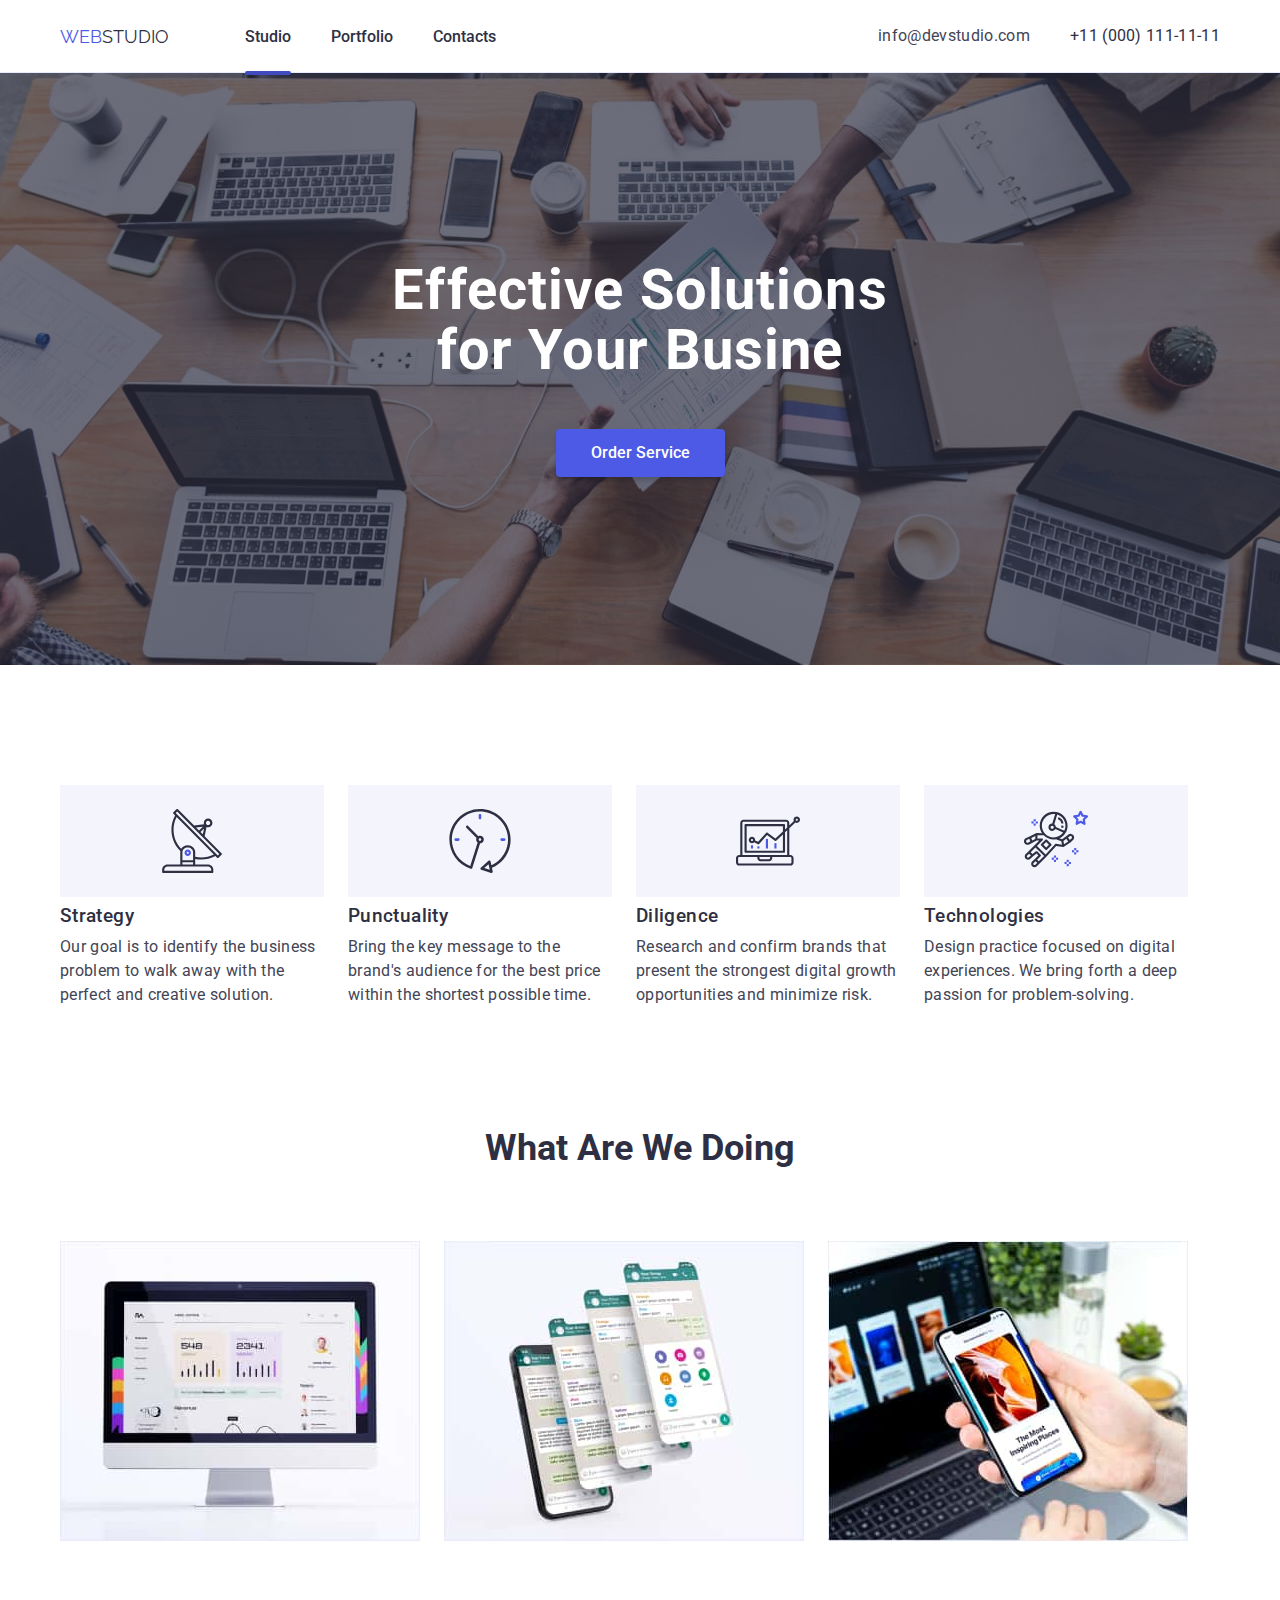
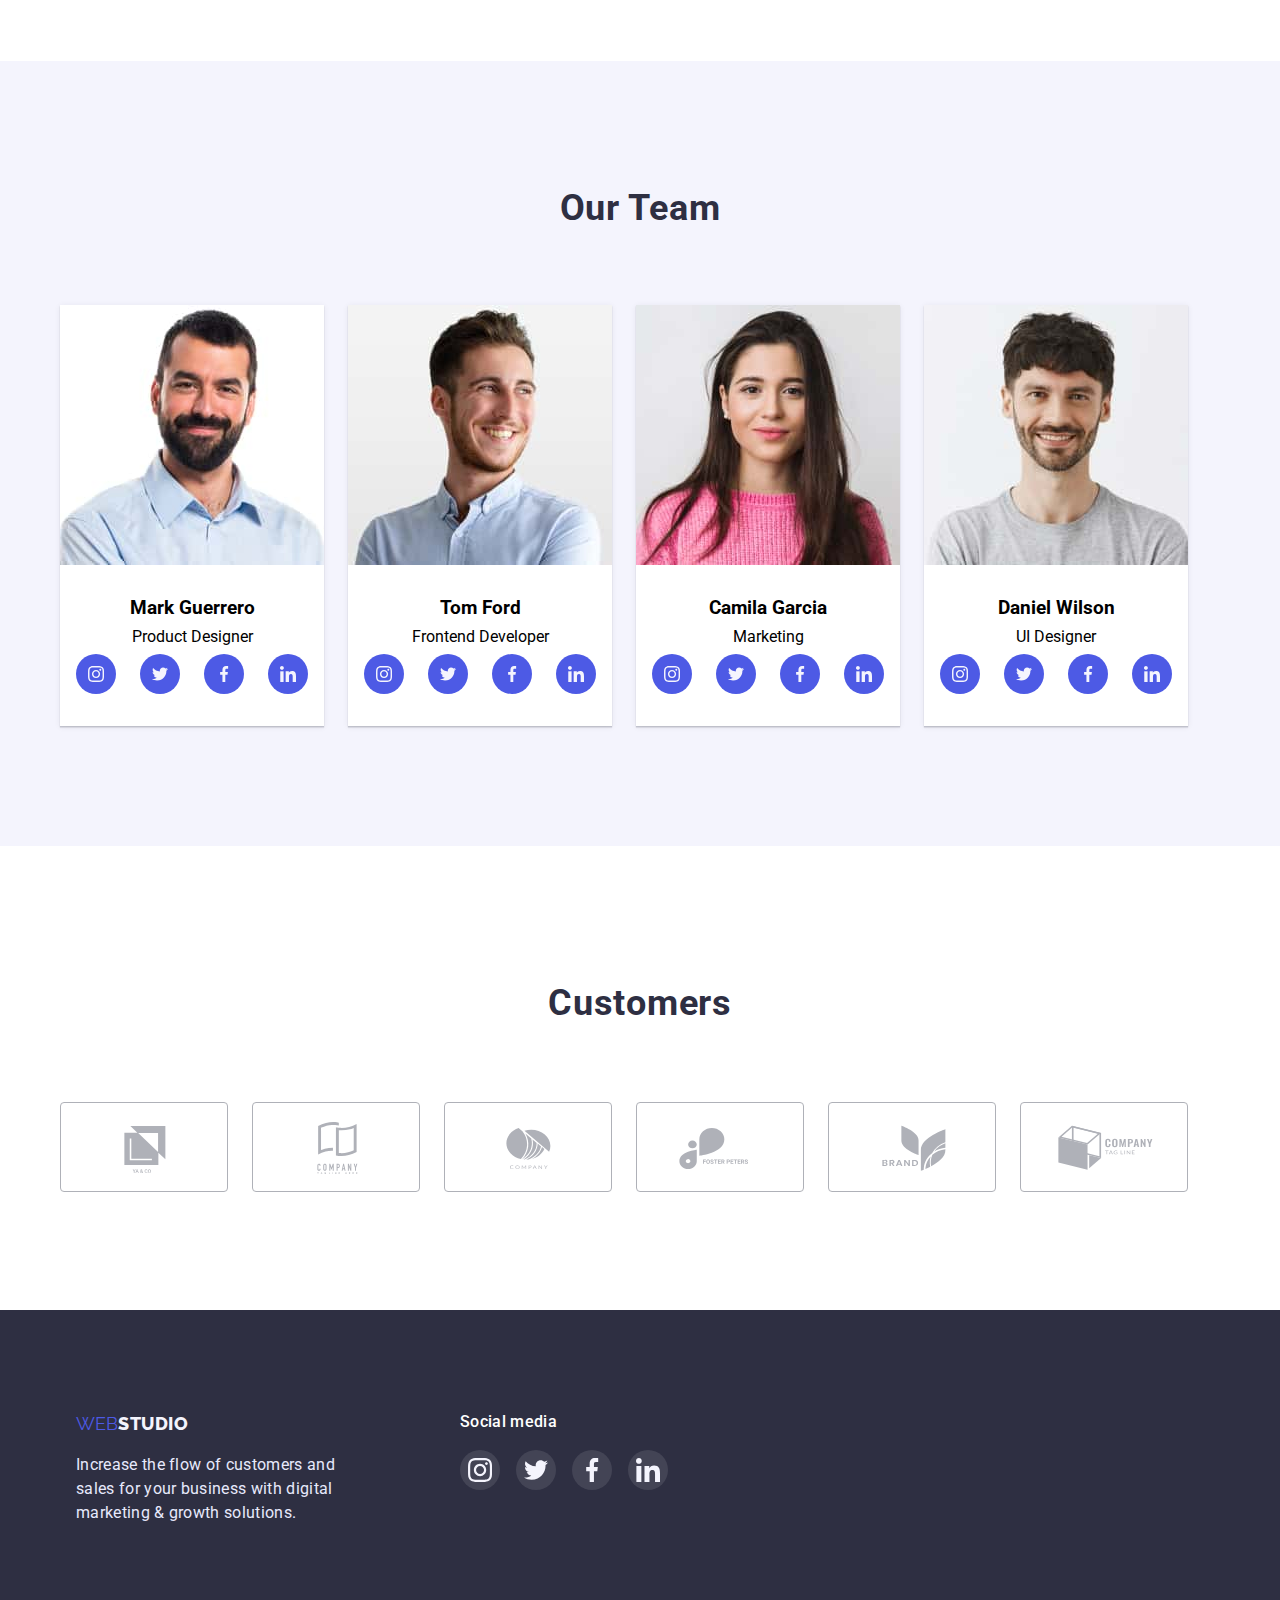
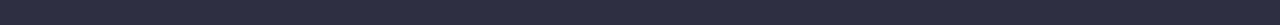
<file: index.html>
<!DOCTYPE html>
<html lang="en">
<head>
    <meta charset="UTF-8">
    <meta http-equiv="X-UA-Compatible" content="IE=edge">
    <meta name="viewport" content="width=device-width, initial-scale=1.0">
    <title>Main Page</title>
    <link rel="stylesheet" href="https://cdnjs.cloudflare.com/ajax/libs/modern-normalize/1.1.0/modern-normalize.min.css"
    integrity="sha512-wpPYUAdjBVSE4KJnH1VR1HeZfpl1ub8YT/NKx4PuQ5NmX2tKuGu6U/JRp5y+Y8XG2tV+wKQpNHVUX03MfMFn9Q=="
    crossorigin="anonymous" referrerpolicy="no-referrer" />
    <link rel="preconnect" href="https://fonts.googleapis.com">
    <link rel="preconnect" href="https://fonts.gstatic.com" crossorigin>
    <link href="https://fonts.googleapis.com/css2?family=Raleway:wght@800&display=swap" rel="stylesheet">
    <link rel="preconnect" href="https://fonts.googleapis.com">
    <link rel="preconnect" href="https://fonts.gstatic.com" crossorigin>
    <link href="https://fonts.googleapis.com/css2?family=Roboto:wght@400;500;700;900&display=swap" rel="stylesheet">
    <link rel="stylesheet" href="./css/styles.css" />
</head>
<body>    
    <header>
        <div class="container_header">
            <nav class="nav">
                <a href="./index.html" class="nav_webstudio"><span class="nav_web">WEB</span><span class="nav_studio">STUDIO</span></a>
                <ul class="menu_nav">
                    <li><a class="studio_nav current" href="./index.html">Studio</a></li>
                    <li><a class="portfolio_nav" href="./portfolio.html">Portfolio</a></li>
                    <li><a class="contacts_nav" href="#">Contacts</a></li>
                </ul>
            </nav>
            <address>
                <ul class="contact_date">
                    <li><a class="email" href="mailto:info@devstudio.com">info@devstudio.com</a></li>
                    <li><a class="tel" href="tel:+110001111111">+11 (000) 111-11-11</a></li>
                </ul>
            </address>
        </div>
    </header>
        <main>
            <section class="hero_image">
                <div class="conteiner_hero">
                    <h1 class="hero_h1">Effective Solutions for Your Busine</h1>
                    <button type="button" class="order">Order Service</button>
                </div>
            </section>
            <section class="section1">
                <div class="conteiner_section1">
                    <ul class="section1_ul">
                        <li class="section_m">
                            <div class="section1_item_block">
                                <svg class="section1_svg_item" width='64' height="64">
                                    <use href="./images/icon-sec-1new.svg#icon-socialsantenna">
                                    </use>
                                </svg> 
                            </div>
                            <h3 class="section1_h3">Strategy</h3>
                            <p class="section_p">Our goal is to identify the business
                            problem to walk away with the perfect and creative solution.</p>
                        </li>
                        <li class="section_m">
                            <div class="section1_item_block">
                                <svg class="section1_svg_item" width='64' height="64">
                                    <use href="./images/icon-sec-1new.svg#icon-socialsclock">
                                    </use>
                                </svg>
                            </div>
                            <h3 class="section1_h3">Punctuality</h3>
                            <p class="section_p">Bring the key message to the brand's audience for the best price within the shortest possible time.</p>
                        </li>
                        <li class="section_m">
                            <div class="section1_item_block">
                                <svg class="section1_svg_item" width='64' height="64">
                                    <use href="./images/icon-sec-1new.svg#icon-socialsdiagram">
                                    </use>
                                </svg>
                            </div>
                            <h3  class="section1_h3">Diligence</h3>
                            <p  class="section_p">Research and confirm brands that present the strongest digital growth opportunities and minimize risk.</p>
                        </li>
                        <li class="section_m">
                            <div class="section1_item_block">
                                <div class="icon-section1">
                                    <a class="section1_item_link" href="#">
                                        <svg class="section1_svg_item" width='64' height="64">
                                            <use href="./images/icon-sec-1new.svg#icon-socialsastronaut">
                                            </use>
                                        </svg>
                                    </a>
                                </div>
                            </div>
                            <h3  class="section1_h3">Technologies</h3>
                            <p  class="section_p">Design practice focused on digital experiences. We bring forth a deep passion for problem-solving.</p>
                        </li>
                    </ul>
                </div>
            </section>
            <section class="section2">
                <div class="conteiner_section2">
                    <h2 class="what">What are we doing</h2>
                    <ul class="doing">
                        <li class="box_img">
                            <img src="./images/pc.jpg" alt="pc" width="360" height="300">
                        </li>
                        <li class="box_img">
                            <img src="./images/mobile.jpg" alt="mobile" width="360" height="300">
                        </li>
                        <li class="box_img">
                                <img src="./images/pc_mobile.jpg" alt="pc_mobile" width="360" height="300">
                        </li>
                    </ul>
                </div>
            </section>
            <section class="section3">
                <div class="conteiner_section3">
                    <h2 class="our">Our Team</h2>
                    <ul class="teame">
                        <li class="teame_card">
                            <img src="./images/card1.jpg" alt="card1" width="264" height="260">
                            <div class="teame_card_d">
                                <h3 class="h3_ourteam">Mark Guerrero</h3>
                                <p class="p_ourteam">Product Designer</p>
                                <div class="section3_item_block">
                                    <ul class="section3_item_block_ul">
                                        <li>
                                            <a class="section3_socials_link" href="#">
                                                <svg class="section3_svg_item" width="16" height="16">
                                                    <use href="./images/socials.svg#icon-socialsinstagram">
                                                    </use>
                                                </svg>
                                            </a>
                                        </li>
                                        <li>
                                            <a class="section3_socials_link" href="#">
                                                <svg class="section3_svg_item" width="16" height="16">
                                                    <use href="./images/socials.svg#icon-socialstwitter">
                                                    </use>
                                                </svg>
                                            </a>
                                        </li>
                                        <li>
                                            <a class="section3_socials_link" href="#">
                                                <svg class="section3_svg_item" width="16" height="16">
                                                    <use href="./images/socials.svg#icon-socialsfacebook">
                                                    </use>
                                                </svg>
                                            </a>
                                        </li>
                                        <li>
                                            <a class="section3_socials_link" href="#">
                                                <svg class="section3_svg_item" width="16" height="16">
                                                    <use href="./images/socials.svg#icon-socialslinkedin">
                                                    </use>
                                                </svg>
                                            </a>
                                        </li>
                                    </ul>
                                </div>
                            </div>
                        </li>
                        <li class="teame_card">
                            <img src="./images/card2.jpg" alt="card2" width="264" height="260">
                            <div class="teame_card_d">
                                <h3 class="h3_ourteam">Tom Ford</h3>
                                <p class="p_ourteam">Frontend Developer</p>
                                <div class="section3_item_block">
                                    <ul class="section3_item_block_ul">
                                        <li>
                                            <a class="section3_socials_link" href="#">
                                                <svg class="section3_svg_item" width="16" height="16">
                                                    <use href="./images/socials.svg#icon-socialsinstagram">
                                                    </use>
                                                </svg>
                                            </a>
                                        </li>
                                        <li>
                                            <a class="section3_socials_link" href="#">
                                                <svg class="section3_svg_item" width="16" height="16">
                                                    <use href="./images/socials.svg#icon-socialstwitter">
                                                    </use>
                                                </svg>
                                            </a>
                                        </li>
                                        <li>
                                            <a class="section3_socials_link" href="#">
                                                <svg class="section3_svg_item" width="16" height="16">
                                                    <use href="./images/socials.svg#icon-socialsfacebook">
                                                    </use>
                                                </svg>
                                            </a>
                                        </li>
                                        <li>
                                            <a class="section3_socials_link" href="#">
                                                <svg class="section3_svg_item" width="16" height="16">
                                                    <use href="./images/socials.svg#icon-socialslinkedin">
                                                    </use>
                                                </svg>
                                            </a>
                                        </li>
                                    </ul>
                                </div>
                            </div>
                        </li>
                        <li class="teame_card">
                            <img src="./images/card3.jpg" alt="card3" width="264" height="260">
                            <div class="teame_card_d">
                                <h3 class="h3_ourteam">Camila Garcia</h3>
                                <p  class="p_ourteam">Marketing</p>
                                <div class="section3_item_block">
                                    <ul class="section3_item_block_ul">
                                        <li>
                                            <a class="section3_socials_link" href="#">
                                                <svg class="section3_svg_item" width="16" height="16">
                                                    <use href="./images/socials.svg#icon-socialsinstagram">
                                                    </use>
                                                </svg>
                                            </a>
                                        </li>
                                        <li>
                                            <a class="section3_socials_link" href="#">
                                                <svg class="section3_svg_item" width="16" height="16">
                                                    <use href="./images/socials.svg#icon-socialstwitter">
                                                    </use>
                                                </svg>
                                            </a>
                                        </li>
                                        <li>
                                            <a class="section3_socials_link" href="#">
                                                <svg class="section3_svg_item" width="16" height="16">
                                                    <use href="./images/socials.svg#icon-socialsfacebook">
                                                    </use>
                                                </svg>
                                            </a>
                                        </li>
                                        <li>
                                            <a class="section3_socials_link" href="#">
                                                <svg class="section3_svg_item" width="16" height="16">
                                                    <use href="./images/socials.svg#icon-socialslinkedin">
                                                    </use>
                                                </svg>
                                            </a>
                                        </li>
                                    </ul>
                                </div>
                            </div>
                        </li>
                        <li class="teame_card">
                            <img src="./images/card4.jpg" alt="card4" width="264" height="260">
                            <div class="teame_card_d">
                                <h3 class="h3_ourteam">Daniel Wilson</h3>
                                <p  class="p_ourteam">UI Designer</p>
                                <div class="section3_item_block">
                                    <ul class="section3_item_block_ul">
                                        <li>
                                            <a class="section3_socials_link" href="#">
                                                <svg class="section3_svg_item" width="16" height="16">
                                                    <use href="./images/socials.svg#icon-socialsinstagram">
                                                    </use>
                                                </svg>
                                            </a>
                                        </li>
                                        <li>
                                            <a class="section3_socials_link" href="#">
                                                <svg class="section3_svg_item" width="16" height="16">
                                                    <use href="./images/socials.svg#icon-socialstwitter">
                                                    </use>
                                                </svg>
                                            </a>
                                        </li>
                                        <li>
                                            <a class="section3_socials_link" href="#">
                                                <svg class="section3_svg_item" width="16" height="16">
                                                    <use href="./images/socials.svg#icon-socialsfacebook">
                                                    </use>
                                                </svg>
                                            </a>
                                        </li>
                                        <li>
                                            <a class="section3_socials_link" href="#">
                                                <svg class="section3_svg_item" width="16" height="16">
                                                    <use href="./images/socials.svg#icon-socialslinkedin">
                                                    </use>
                                                </svg>
                                            </a>
                                        </li>
                                    </ul>
                                </div>
                            </div>
                        </li>
                    </ul>
                </div>
            </section>
            <section class="section4">
                <div class="conteiner_section4">
                    <h2 class="customers">Customers</h2>
                    <ul class="customers_logo">
                        <li class="border_customers_logo">
                            <a class="section4_socials_link" href="#">
                                <svg class="section4_svg_item" width="104" height="56">
                                    <use href="./images/logo.svg#icon-socialslogo1">
                                    </use>
                                </svg>
                            </a>
                        </li>
                        <li class="border_customers_logo">
                            <a class="section4_socials_link" href="#">
                                <svg class="section4_svg_item" width="104" height="56">
                                    <use href="./images/logo.svg#icon-socialslogo2">
                                    </use>
                                </svg>
                            </a>
                        </li>
                        <li class="border_customers_logo">
                            <a class="section4_socials_link" href="#">
                                <svg class="section4_svg_item" width="104" height="56">
                                    <use href="./images/logo.svg#icon-socialslogo3">
                                    </use>
                                </svg>
                            </a>
                        </li>
                        <li class="border_customers_logo">
                            <a class="section4_socials_link" href="#">
                                <svg class="section4_svg_item" width="104" height="56">
                                    <use href="./images/logo.svg#icon-socialslogo4">
                                    </use>
                                </svg>
                            </a>
                        </li>
                        <li class="border_customers_logo">
                            <a class="section4_socials_link" href="#">
                                <svg class="section4_svg_item" width="104" height="56">
                                    <use href="./images/logo.svg#icon-socialslogo5">
                                    </use>
                                </svg>
                            </a>
                        </li>
                        <li class="border_customers_logo">
                            <a class="section4_socials_link" href="#">
                                <svg class="section4_svg_item" width="104" height="56">
                                    <use href="./images/logo.svg#icon-socialslogo6">
                                    </use>
                                </svg>
                            </a>
                        </li>
                    </ul>
                </div>
            </section>
        </main>
    <footer class="footer">
        <div class="container_footer">
            <ul class="footer_websudio">
                <li class="foot_li">
                <a class="footer_webstudio" href="./index.html"><span class="web">WEB</span><span class="studio_foot">STUDIO</span></a>
                <p class="foot_d">Increase the flow of customers and sales for your business with digital marketing & growth solutions.</p>
                </li>
            </ul>
            <div class="footer_item_block">
                <p class="footer_p_text">Social media</p>
                <ul class="footer_item_block_ul">
                    <li>
                        <a class="footer_socials_link" href="#">
                            <svg class="footer_svg_item" width="24" height="24">
                                <use href="./images/socials.svg#icon-socialsinstagram">
                                </use>
                            </svg>
                        </a>
                    </li>
                    <li>
                        <a class="footer_socials_link" href="#">
                            <svg class="footer_svg_item" width="24" height="24">
                                <use href="./images/socials.svg#icon-socialstwitter">
                                </use>
                            </svg>
                        </a>
                    </li>
                    <li>
                        <a class="footer_socials_link" href="#">
                            <svg class="footer_svg_item" width="24" height="24">
                                <use href="./images/socials.svg#icon-socialsfacebook">
                                </use>
                            </svg>
                        </a>
                    </li>
                    <li>
                        <a class="footer_socials_link" href="#">
                            <svg class="footer_svg_item" width="24" height="24">
                                <use href="./images/socials.svg#icon-socialslinkedin">
                                </use>
                            </svg>
                        </a>
                    </li>
                </ul>
            </div>
        </div>
    </footer>
</body>
</html>
</file>
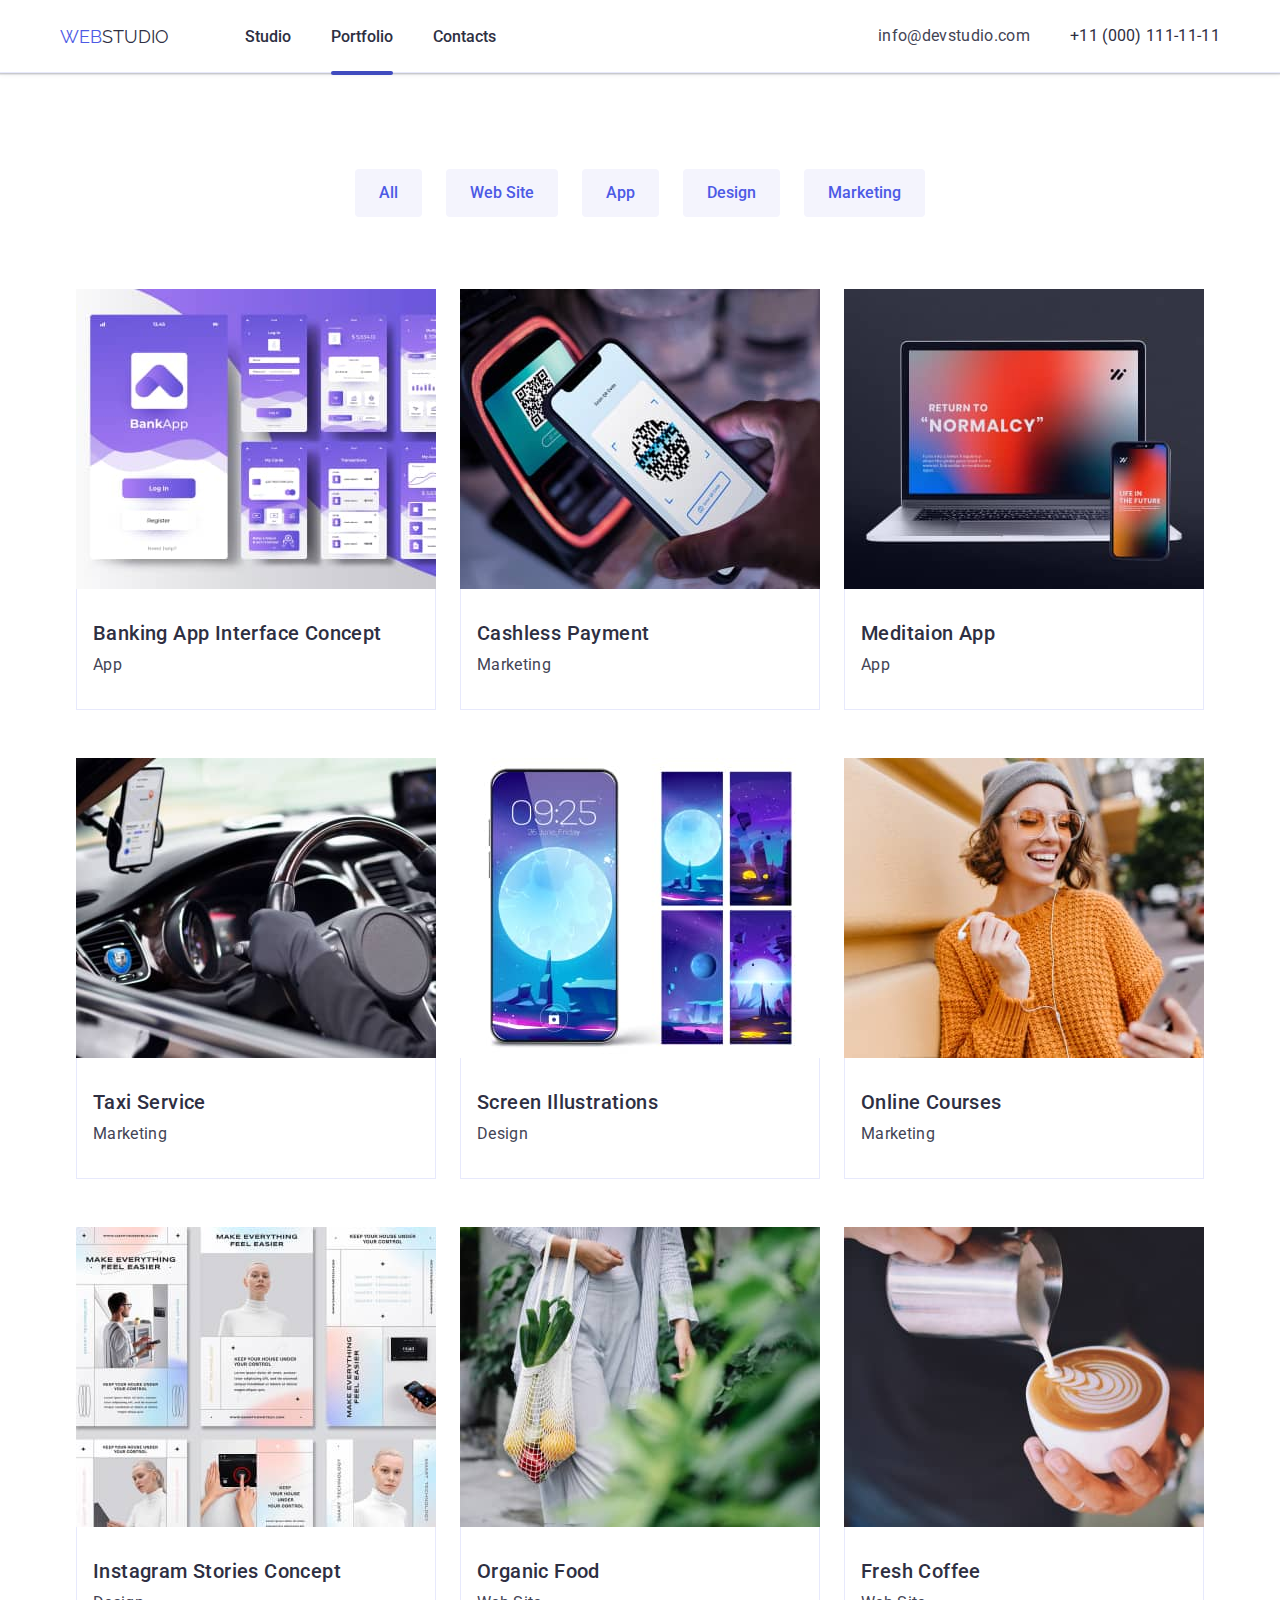
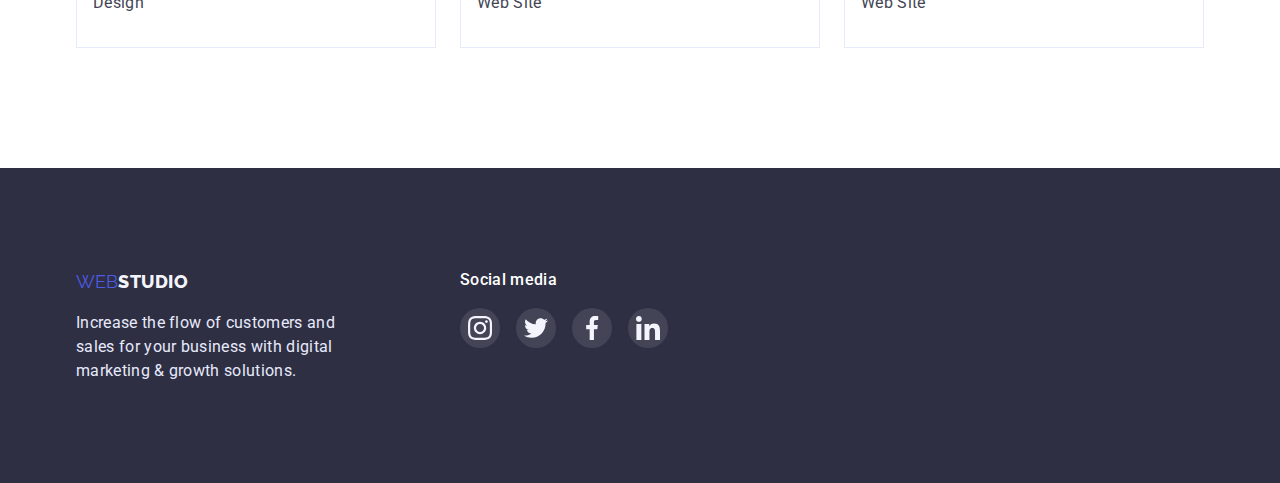
<file: portfolio.html>
<!DOCTYPE html>
<html lang="en">

<head>
    <meta charset="UTF-8">
    <meta http-equiv="X-UA-Compatible" content="IE=edge">
    <meta name="viewport" content="width=device-width, initial-scale=1.0">
    <title>Portfolio</title>
    <link rel="stylesheet" href="https://cdnjs.cloudflare.com/ajax/libs/modern-normalize/1.1.0/modern-normalize.min.css"
    integrity="sha512-wpPYUAdjBVSE4KJnH1VR1HeZfpl1ub8YT/NKx4PuQ5NmX2tKuGu6U/JRp5y+Y8XG2tV+wKQpNHVUX03MfMFn9Q=="
    crossorigin="anonymous" referrerpolicy="no-referrer" />
    <link rel="preconnect" href="https://fonts.googleapis.com">
    <link rel="preconnect" href="https://fonts.gstatic.com" crossorigin>
    <link href="https://fonts.googleapis.com/css2?family=Raleway:wght@800&display=swap" rel="stylesheet">
    <link rel="preconnect" href="https://fonts.googleapis.com">
    <link rel="preconnect" href="https://fonts.gstatic.com" crossorigin>
    <link href="https://fonts.googleapis.com/css2?family=Roboto:wght@400;500;700;900&display=swap" rel="stylesheet">
    <link rel="stylesheet" href="./css/styles.css" />
</head>
<body>
    <header>
        <div class="container_header">
            <nav class="nav">
                <a href="./index.html" class="nav_webstudio"><span class="nav_web">WEB</span><span
                        class="nav_studio">STUDIO</span></a>
                <ul class="menu_nav">
                    <li><a class="studio_nav" href="./index.html">Studio</a></li>
                    <li><a class="portfolio_nav current" href="./portfolio.html">Portfolio</a></li>
                    <li><a class="contacts_nav" href="#">Contacts</a></li>
                </ul>
            </nav>
            <address>
                <ul class="contact_date">
                    <li><a class="email" href="mailto:info@devstudio.com">info@devstudio.com</a></li>
                    <li><a class="tel" href="tel:+110001111111">+11 (000) 111-11-11</a></li>
                </ul>
            </address>
        </div>
    </header>
    <main>
        <section class="section_filter">
            <div class="container_filter">
                <h1 class="h1_delete">Effective Solutions for Your Business</h1>
                <ul class="filter">
                    <li class="position"><button type="button">All</button></li>
                    <li class="position"><button type="button">Web Site</button></li>
                    <li class="position"><button type="button">App</button></li>
                    <li class="position"><button type="button">Design</button></li>
                    <li class="position"><button type="button">Marketing</button></li>
                </ul>
                <ul class="all_img">
                    <li class="block_img">
                        <a href="#" class="img_text_description">
                            <img class="img_for_hidden" src="./images/bank.jpg" alt="banking" width="360" height="300">
                            <div class="info_img_portfolio">
                                <p class="text_info_img_portfolio">14 Stylish and User-Friendly App Design Concepts · Task Manager App · Calorie Tracker App · Exotic Fruit Ecommerce App ·
                                Cloud Storage App</p>
                            </div>
                        </a>
                        <div class="block_img_d">
                            <h3 class="margin_h3">Banking App Interface Concept</h3>
                            <p class="margin_p">App</p>
                        </div>
                    </li>
                    <li class="block_img">
                        <a href="#" class="img_text_description">
                            <img class="img_for_hidden" src="./images/payment.jpg" alt="payment" width="360" height="300">
                            <div class="info_img_portfolio">
                                <p class="text_info_img_portfolio">14 Stylish and User-Friendly App Design Concepts · Task Manager App · Calorie
                                Tracker App · Exotic Fruit Ecommerce App ·
                                Cloud Storage App</p>
                            </div>
                        </a>
                        <div class="block_img_d">
                            <h3 class="margin_h3">Cashless Payment</h3>
                            <p class="margin_p">Marketing</p>
                        </div>
                    </li>
                    <li class="block_img">
                        <a href="#" class="img_text_description">
                            <img class="img_for_hidden" src="./images/medi.jpg" alt="meditaion" width="360" height="300">
                            <div class="info_img_portfolio">
                                <p class="text_info_img_portfolio">14 Stylish and User-Friendly App Design Concepts · Task Manager App · Calorie
                                Tracker App · Exotic Fruit Ecommerce App ·
                                Cloud Storage App</p>
                            </div>
                        </a>
                        <div class="block_img_d">
                            <h3 class="margin_h3">Meditaion App</h3>
                            <p class="margin_p">App</p>
                        </div>
                    </li class="block_img">
                
                    <li class="block_img">
                        <a href="#" class="img_text_description">
                            <img class="img_for_hidden" src="./images/taxi.jpg" alt="taxi" width="360" height="300">
                            <div class="info_img_portfolio">
                                <p class="text_info_img_portfolio">14 Stylish and User-Friendly App Design Concepts · Task Manager App · Calorie
                                Tracker App · Exotic Fruit Ecommerce App ·
                                Cloud Storage App</p>
                            </div>
                        </a>
                        <div class="block_img_d">
                            <h3 class="margin_h3">Taxi Service</h3>
                            <p class="margin_p">Marketing</p>
                        </div>
                    </li>
                    <li class="block_img">
                        <a href="#" class="img_text_description">
                            <img class="img_for_hidden" src="./images/screen.jpg" alt="screen" width="360" height="300">
                            <div class="info_img_portfolio">
                                <p class="text_info_img_portfolio">14 Stylish and User-Friendly App Design Concepts · Task Manager App · Calorie
                                Tracker App · Exotic Fruit Ecommerce App ·
                                Cloud Storage App</p>
                            </div>
                        </a>
                        <div class="block_img_d">
                            <h3 class="margin_h3">Screen Illustrations</h3>
                            <p class="margin_p">Design</p>
                        </div>
                    </li>
                    <li class="block_img">
                        <a href="#" class="img_text_description">
                            <img class="img_for_hidden" src="./images/online.jpg" alt="online" width="360" height="300">
                            <div class="info_img_portfolio">
                                <p class="text_info_img_portfolio">14 Stylish and User-Friendly App Design Concepts · Task Manager App · Calorie
                                Tracker App · Exotic Fruit Ecommerce App ·
                                Cloud Storage App</p>
                            </div>
                        </a>
                        <div class="block_img_d">
                            <h3 class="margin_h3">Online Courses</h3>
                            <p class="margin_p">Marketing</p>
                        </div>
                    </li>
                
                    <li class="block_img">
                        <a href="#" class="img_text_description">
                            <img class="img_for_hidden" src="./images/instagram.jpg" alt="instagram" width="360" height="300">
                            <div class="info_img_portfolio">
                                <p class="text_info_img_portfolio">14 Stylish and User-Friendly App Design Concepts · Task Manager App · Calorie
                                Tracker App · Exotic Fruit Ecommerce App ·
                                Cloud Storage App</p>
                            </div>
                        </a>
                        <div class="block_img_d">
                            <h3 class="margin_h3">Instagram Stories Concept</h3>
                            <p class="margin_p">Design</p>
                        </div>
                    </li>
                    <li class="block_img">
                        <a href="#" class="img_text_description">
                            <img class="img_for_hidden" src="./images/organic.jpg" alt="organic" width="360" height="300">
                            <div class="info_img_portfolio">
                                <p class="text_info_img_portfolio">14 Stylish and User-Friendly App Design Concepts · Task Manager App · Calorie
                                Tracker App · Exotic Fruit Ecommerce App ·
                                Cloud Storage App</p>
                            </div>
                        </a>
                        <div class="block_img_d">
                            <h3 class="margin_h3">Organic Food</h3>
                            <p class="margin_p">Web Site</p>
                        </div>
                    </li>
                    <li class="block_img">
                        <a href="#" class="img_text_description">
                            <img class="img_for_hidden" src="./images/fresh.jpg" alt="fresh" width="360" height="300">
                            <div class="info_img_portfolio">
                                <p class="text_info_img_portfolio">14 Stylish and User-Friendly App Design Concepts · Task Manager App · Calorie
                                Tracker App · Exotic Fruit Ecommerce App ·
                                Cloud Storage App</p>
                            </div>
                        </a>
                        <div class="block_img_d">
                            <h3 class="margin_h3">Fresh Coffee</h3>
                            <p class="margin_p">Web Site</p>
                        </div>
                    </li>
                </ul>
            </div>
        </section>
    </main>
    <footer class="footer">
        <div class="container_footer">
            <ul class="footer_websudio">
                <li class="foot_li">
                    <a class="footer_webstudio" href="./index.html"><span class="web">WEB</span><span
                            class="studio_foot">STUDIO</span></a>
                    <p class="foot_d">Increase the flow of customers and sales for your business with digital marketing &
                        growth solutions.</p>
                </li>
            </ul>
            <div class="footer_item_block">
                <p class="footer_p_text">Social media</p>
                <ul class="footer_item_block_ul">
                    <li>
                        <a class="footer_socials_link" href="#">
                            <svg class="footer_svg_item" width="24" height="24">
                                <use href="./images/socials.svg#icon-socialsinstagram">
                                </use>
                            </svg>
                        </a>
                    </li>
                    <li>
                        <a class="footer_socials_link" href="#">
                            <svg class="footer_svg_item" width="24" height="24">
                                <use href="./images/socials.svg#icon-socialstwitter">
                                </use>
                            </svg>
                        </a>
                    </li>
                    <li>
                        <a class="footer_socials_link" href="#">
                            <svg class="footer_svg_item" width="24" height="24">
                                <use href="./images/socials.svg#icon-socialsfacebook">
                                </use>
                            </svg>
                        </a>
                    </li>
                    <li>
                        <a class="footer_socials_link" href="#">
                            <svg class="footer_svg_item" width="24" height="24">
                                <use href="./images/socials.svg#icon-socialslinkedin">
                                </use>
                            </svg>
                        </a>
                    </li>
                </ul>
            </div>
        </div>
    </footer>
</body>

</html>
</file>
<file: css/styles.css>
:root {
    --background-color:#2E2F42;
    --background-light-color: #F4F4FD;
    --hover-link: #4D5AE5;
    --button-color: #404BBF;
    --border-bottom: #E7E9FC;
    --p_text: #434455;
    --fff: #FFFFFF;
}
body {
    margin: auto;
    font-family: 'Roboto', 'sans-serif';
}
.studio_nav,
.portfolio_nav,
.contacts_nav,
.email,
.tel {
    text-decoration: none;
    color: var(--background-color);
}
.studio_nav:hover, 
.portfolio_nav:hover,
.contacts_nav:hover,
.email:hover,
.tel:hover
.studio_nav:focus,
.portfolio_nav:focus,
.contacts_nav:focus,
.email:focus,
.tel:focus {
    color: var(--hover-link);
}
.studio_nav,
.portfolio_nav,
.contacts_nav{
    position: relative;
}
.studio_nav.current::after,
.portfolio_nav.current::after,
.contacts_nav.current::after {
    width: 100%;
    height: 4px;
    background-color: var(--button-color);
    content: '';
    display: flex;
    border-radius: 2px;
    position: absolute;
    bottom: 0;
    top: 44px;
}
li {
    list-style-type: none;
}
ul {
    margin: 0px;
    padding: 0px;
}
.nav {
    align-items: center;
    display: flex;
}
.nav_webstudio{
    display: flex;
    text-decoration: none;
}
.nav_web {
    display: flex;
    font-family: 'Raleway';
    font-style: normal;
    font-size: 18px;
    color: var(--hover-link);
}
.nav_studio {
    display: flex;
    font-family: 'Raleway';
    font-style: normal;
    font-size: 18px;
    color: var(--background-color);
}
header {
    margin: auto;
    padding: 24px 0px 24px 0px;
    border-bottom: 1px solid var(--border-bottom);
    border-bottom: 1px solid #E7E9FC;
    box-shadow: 
    0px 2px 1px rgba(46, 47, 66, 0.08), 
    0px 1px 1px rgba(46, 47, 66, 0.16), 
    0px 1px 6px rgba(46, 47, 66, 0.08);
}
.container_header {
    display: flex;
    margin: auto;
    width: 1160px;
    padding: 0px 16px;
}
.menu_nav {
    display: flex;
    gap: 40px;
    font-weight: 500;
    font-size: 16px;
    margin-left: 76px;
    color: var(--background-color);
}
address {
    margin-left: auto;
}
.contact_date {
    display: flex;
}
.email {
    font-style: normal;
    font-weight: 400;
    font-size: 16px;
    line-height: 1.5;
    letter-spacing: 0.02em;
    color: var(--p_text);
}
.tel {
    font-style: normal;
    font-weight: 400;
    font-size: 16px;
    line-height: 1.5;
    letter-spacing: 0.02em;
    color: var(p_text);
    margin-left: 40px;
}
.hero_image {
    margin: auto;
    padding: 188px 0px;
    background-image: 
    linear-gradient(rgba(46, 47, 66, 0.7),
    rgba(46, 47, 66, 0.7)), 
    url('../images/people-office.jpg');
    background-position: center;
    background-repeat: no-repeat;
    background-size: 1440px;
}
.conteiner_hero {
    margin: auto;
    width: 496px;
    text-align: center;
}
.hero_h1 {
    text-decoration: none;
    margin: 0px;
    font-style: normal;
    font-size: 56px;
    line-height: 1.07;
    text-align: center;
    letter-spacing: 0.02em;
    color: var(--fff);
}
.order {
    margin-top: 48px;
    width: 169px;
    background: var(--hover-link);
    box-shadow: 0px 4px 4px rgba(0, 0, 0, 0.15);
    border-radius: 4px;
    border-color: var(--hover-link);
    color: var(--fff);
    font-size: 16px;
    font-family: 'Roboto';
    cursor: pointer;
}
.section1_h3 {
    margin: 0px;
    margin-top: 8px;
    font-style: normal;
    font-weight: 500;
    line-height: 1.2;
    letter-spacing: 0.02em;
    color: var(--background-color);
    flex: none;
    order: 0;
    flex-grow: 0;
}
.section_p {
    font-style: normal;
    font-weight: 400;
    font-size: 16px;
    line-height: 1.5;
    letter-spacing: 0.02em;
    color: var(--p_text);
    flex: none;
    order: 1;
    flex-grow: 0;
    margin-top: 8px;
    margin-bottom: 0px;
}
.margin_h3{
    margin: 0px;
    font-style: normal;
    font-weight: 500;
    font-size: 20px;
    line-height: 1.2;
    letter-spacing: 0.02em;
    color: var(--background-color);
    flex: none;
    order: 0;
    flex-grow: 0;
}
.margin_p {
    margin: 0px;
    margin-top: 8px;
    font-style: normal;
    font-weight: 400;
    font-size: 16px;
    line-height: 1.5;
    letter-spacing: 0.02em;
    color: var(--p_text);
    flex: none;
    order: 0;
}
.what {
    margin: 0px 0px;
    font-style: normal;
    font-weight: 700;
    font-size: 36px;
    text-align: center;
    text-transform: capitalize;
    color: var(--background-color);
}
.doing {
    margin-top: 72px;
    display: flex;
    gap: 24px;
}
.section1 {
    padding: 120px 0px 0px 0px;
}
.conteiner_section1 {
    margin: auto;
    width: 1160px;
    padding: 0px 16px;
}
.section2 {
    padding: 120px 0px 120px 0px;
}
.conteiner_section2 {
    margin: auto;
    width: 1160px;
    padding: 0px 16px;
}
.section3 {
    padding: 120px 0px 120px 0px;
    background: var(--background-light-color);
}
.conteiner_section3 {
    width: 1160px;
    padding: 0px 16px;
    margin: auto;
}
.section1_ul {
    display: flex;
    gap: 24px;
}
.section_m {
    width: 264px;
}
.our {
    margin: 0px;
    font-style: normal;
    font-weight: 700;
    font-size: 36px;
    line-height: 1.5;
    text-align: center;
    letter-spacing: 0.02em;
    text-transform: capitalize;
    color: var(--background-color);
}
.teame_card_d {
    padding: 32px 0px;
    margin: auto;
}
.h3_ourteam {
    margin: 0px;
}
.p_ourteam {
    margin: 0px;
    margin-top: 8px;
}
.teame {
    display: flex;
    gap: 24px;
    margin-top: 70px;
}
.teame_card {
    text-align: center;
    background-color: var(--fff);
    box-shadow: 
    0px 1px 6px rgba(46, 47, 66, 0.08), 
    0px 1px 1px rgba(46, 47, 66, 0.16), 
    0px 2px 1px rgba(46, 47, 66, 0.08);
}
.footer {
    padding: 100px 0px;
    background: var(--background-color);
}
.container_footer {
    width: 1160px;
    padding: 0px 16px;
    margin: auto;
}
.footer_webstudio {
    text-decoration: none;
}
.web {
    color: var(--hover-link);
    font-size: 18px;
    font-family: 'Raleway';
}
.studio_foot {
    font-family: 'Raleway';
    font-style: normal;
    font-weight: 800;
    font-size: 18px;
    line-height: 1.5;
    align-items: center;
    letter-spacing: 0.03em;
    text-transform: uppercase;
    color: var(--background-light-color);
}
.foot_li {
    width: 264px;
    margin: auto;
}
.foot_d {
    margin: 0px;
    margin-top: 16px;
    font-weight: 400;
    font-size: 16px;
    width: 264px;
    line-height: 1.5;
    letter-spacing: 0.02em;
    color: var(--border-bottom);
}
.section_filter {
    padding: 96px 0px 120px 0px;
}
.container_filter {
    width: 1160px;
    margin: 0 auto;
    padding: 0 16px;
    box-sizing: border-box;
    color: var(--hover-link);
}
.filter {
    margin: auto;
    display: flex;
    gap: 24px;
    justify-content: center;
}
button {
    font-weight: 500;
    border: 0;
    padding: 0%;
    font-size: 16px;
    line-height: 1.5;
    padding: 12px 24px;
    color: var(--hover-link);
    background: var(--background-light-color);
    border-radius: 4px;
    font-family: 'Roboto';
    cursor: pointer;
}
button:hover,
button:focus {
    background: var(--button-color);
    color: var(--fff);
    box-shadow: 
    0px 1px 6px rgba(46, 47, 66, 0.08), 
    0px 1px 1px rgba(46, 47, 66, 0.16), 
    0px 2px 1px rgba(46, 47, 66, 0.08);
}
.position {
    font-style: normal;
    font-weight: 500;
    cursor: pointer;
    font-family: 'Roboto';
}
img {
    display: block;
}
.all_img {
    width: 1128px;
    margin-top: 72px;
    display: flex;
    flex-wrap: wrap;
    gap: 48px 24px;
    justify-content: center;
}
.block_img:hover,
.block_img:focus {
    cursor: pointer;
    box-shadow: 
    0px 1px 6px rgba(46, 47, 66, 0.08), 
    0px 1px 1px rgba(46, 47, 66, 0.16), 
    0px 2px 1px rgba(46, 47, 66, 0.08);
}
.block_img_d {
    padding: 32px 16px;
    margin: auto;
    border-left: 1px solid var(--border-bottom);
    border-right: 1px solid var(--border-bottom);
    border-bottom: 1px solid var(--border-bottom);
}
.h1_delete {
    display: none;
}

/* Block 1 - icon */
.section1_item_block {
    width: 264px;
    height: 112px;
    background-color: var(--background-light-color);
    align-items: center;
    display: flex;
    justify-content: center;
}
/* Block 3 - icon OUR TEAM */
.section3_item_block {
    display: block;
    padding: 0px 16px;
}
.section3_item_block_ul {
    margin-top: 8px;
    display: flex;
    gap: 0px 24px;
}
.section3_socials_link {
    display: flex;
    align-items: center;
    justify-content: center;
    width: 40px;
    height: 40px;
    background-color: var(--hover-link);
    border-radius: 50%;
}
.section3_socials_link:hover,
.section3_socials_link:focus {
    background-color: var(--button-color);
}
.section3_svg_item {
    fill: var(--background-light-color)
}
.section3_svg_item:hover,
.section3_svg_item:focus {
    fill: var(--background-light-color);
}
/* Block 4 */
.section4 {
    padding: 130px 0px 120px 0px;
}
.conteiner_section4 {
    width: 1160px;
    margin: auto;
    padding: 0 16px;
}
.customers {
    margin: 0px;
    font-weight: 700;
    font-size: 36px;
    line-height: 1.5;
    text-align: center;
    letter-spacing: 0.02em;
    text-transform: capitalize;
    color: var(--background-color);
}
.customers_logo {
    margin-top: 72px;
    display: flex;
    gap: 24px;
}
.border_customers_logo {
    display: flex;
    width: 168px;
    height: 88px;
    box-sizing: border-box;
}
.section4_socials_link {
    margin: auto;
    width: 100%;
    height: 100%;
    border: 1px solid #AFB1B8;
    border-radius: 4px;
    fill: #AFB1B8;
    align-items: center;
    display: flex;
    justify-content: center;
}
.section4_socials_link:hover,
.section4_socials_link:focus {
    border: 1px solid var(--button-color);
    fill: var(--button-color);
}
/* Footter social */
.container_footer{
    box-sizing: border-box;
    display: flex;
}
.footer_item_block {
    margin-left: 120px;
}
.footer_p_text {
    margin: 0px;
    font-weight: 500;
    font-size: 16px;
    line-height: 24px;
    letter-spacing: 0.02em;
    color: var(--fff);
}
.footer_item_block_ul {
    margin-top: 16px;
    display: flex;
    gap: 0px 16px;
}
.footer_socials_link {
    display: flex;
    align-items: center;
    justify-content: center;
    width: 40px;
    height: 40px;
    background-color: rgba(255, 255, 255, 0.1);
    border-radius: 50%;
}
.footer_socials_link:hover,
.footer_socials_link:focus {
    background-color: #31D0AA;;
}
.footer_svg_item {
    fill: var(--background-light-color)
}

.sfooter_svg_item:hover,
.footer_svg_item:focus {
    fill: var(--background-light-color);
}
/* Description img on portfolio */
.img_text_description {
    display: block;
    position: relative;
    overflow: hidden;
}
.info_img_portfolio {
    position: absolute;
    top: 0;
    left: 0;
    width: 100%;
    height: 100%;
    background: var(--hover-link);
    background-blend-mode: soft-light;
    mix-blend-mode: normal;
    transform: translateY(100%);
    transition: transform 250ms;
}
.block_img:hover .info_img_portfolio {
    transform: translateY(0);
}
.text_info_img_portfolio {
    margin: 0px;
    color: var(--background-light-color);
    font-weight: 400;
    font-size: 16px;
    line-height: 24px;
    letter-spacing: 0.02em;
    padding: 40px 32px 164px;
}
</file>
